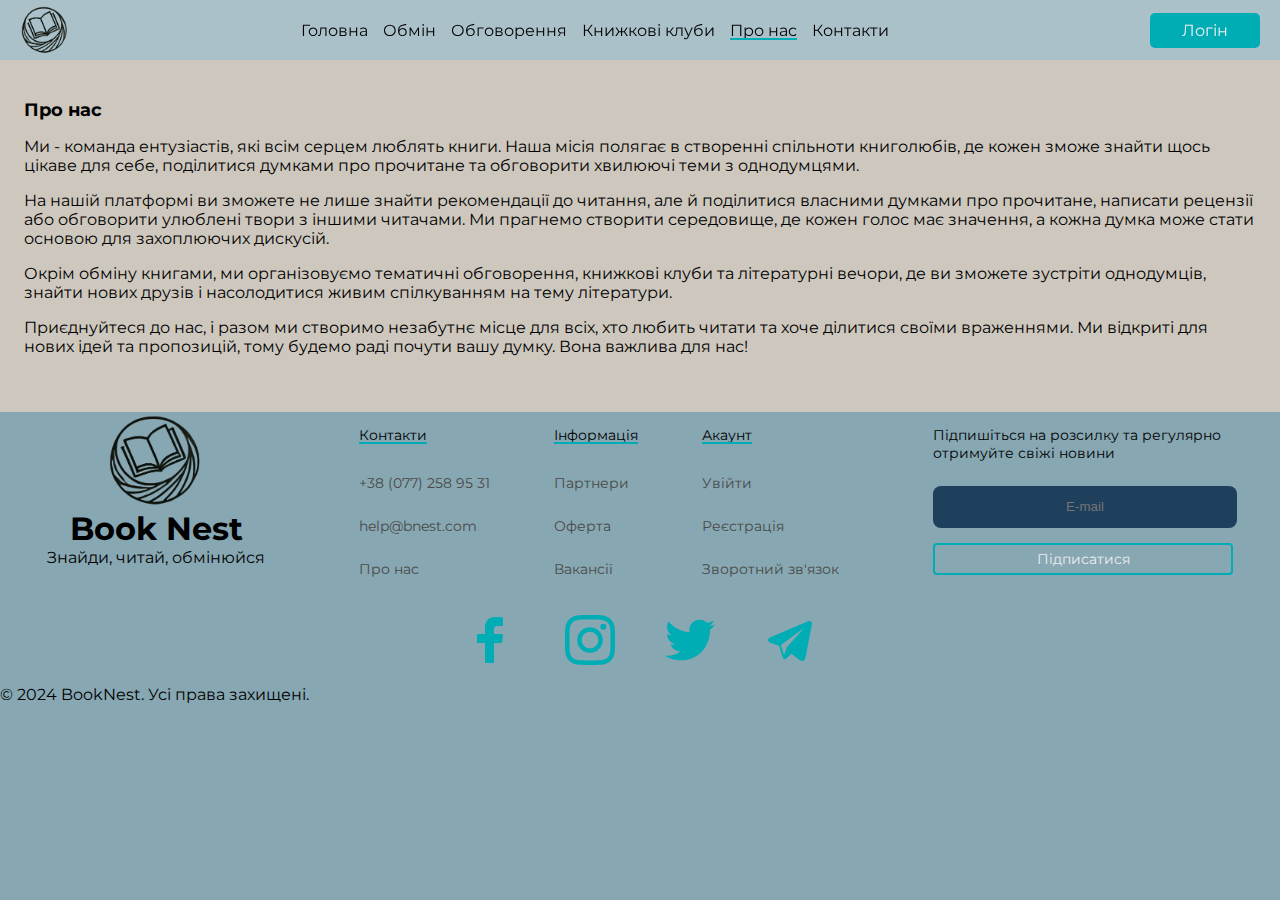
<file: about.html>
<!DOCTYPE html>
<html lang="uk">
	<head>
		<title>BookNest | Знайди, читай, обмінюйся</title>
		<link rel="stylesheet" href="styles/style.css">
		<meta charset="UTF-8">
		<meta name="viewport" content="width=device-width, initial-scale=1.0">
		<style>
			main {
				background-color: #cdc7be;
				padding: 24px 24px 40px;
				font-size: 16px;
			}

			.main_content {
				display: flex;
				justify-content: center;
			}
		</style>
	</head>
	<body>
		<header>
			<div class="container" id="header_container">
				<img src="img/bnlogo.png" alt="logo" width="50" height="50">
				<nav class="menu">
					<ul class="menu_list">
						<li class="menu_item">
							<a href="index.html" class="menu_link">Головна</a>
						</li>
						<li class="menu_item">
							<a href="exchange.html" class="menu_link">Обмін</a>
						</li>
						<li class="menu_item">
							<a href="discus.html" class="menu_link">Обговорення</a>
						</li>
						<li class="menu_item">
							<a href="clubs.html" class="menu_link">Книжкові клуби</a>
						</li>
						<li class="menu_item">
							<a href="about.html" class="curr_page">Про нас</a>
						</li>
						<li class="menu_item">
							<a href="#contact" class="menu_link">Контакти</a>
						</li>
					</ul>
				</nav>
				<div class="header-right">
					<div class="dropdown">
						<button class="dropdown_button">Меню</button>
						<div class="dropdown_content">
							<a href="index.html">Головна</a>
							<a href="exchange.html">Обмін</a>
							<a href="discus.html">Обговорення</a>
							<a href="clubs.html">Книжкові клуби</a>
							<a href="about.html">Про нас</a>
							<a href="#contacts">Контакти</a>
						</div>
					</div>
					<div id="login">
						<a href="/login" style="color: #EEEEEE;">Логін</a>
					</div>
				</div>
			</div>
		</header>
		<main>
			<div class="main_content">
				<article>
					<h2 style="font-size: 18px;">Про нас</h2>
					<p>Ми - команда ентузіастів, які всім серцем люблять книги. Наша місія полягає в створенні спільноти книголюбів, де кожен зможе знайти щось цікаве для себе, поділитися думками про прочитане та обговорити хвилюючі теми з однодумцями.</p>
					<p>На нашій платформі ви зможете не лише знайти рекомендації до читання, але й поділитися власними думками про прочитане, написати рецензії або обговорити улюблені твори з іншими читачами. Ми прагнемо створити середовище, де кожен голос має значення, а кожна думка може стати основою для захоплюючих дискусій.</p>
					<p>Окрім обміну книгами, ми організовуємо тематичні обговорення, книжкові клуби та літературні вечори, де ви зможете зустріти однодумців, знайти нових друзів і насолодитися живим спілкуванням на тему літератури.</p>
					<p>Приєднуйтеся до нас, і разом ми створимо незабутнє місце для всіх, хто любить читати та хоче ділитися своїми враженнями. Ми відкриті для нових ідей та пропозицій, тому будемо раді почути вашу думку. Вона важлива для нас!</p>
				</article>
			</div>
		</main>
		<footer>
			<section id="footer_main">
				<div id="footer_logo">
					<img src="img/bnlogo.png" alt="logo" width="100">
					<h1 style="margin: 0;">Book Nest</h1>
					<span>Знайди, читай, обмінюйся</span>
				</div>
				<div id="footer_info">
					<div>
						<p class="info_header">Контакти</p><br>
						<ul class="footer_list">
							<li class="footer_list_item">
								<span>+38 (077) 258 95 31</span>
							</li>
							<li class="footer_list_item">
								<span>help@bnest.com</span>
							</li>
							<li class="footer_list_item" style="margin: 0;">
								<a href="about.html" class="footer_link">Про нас</a>
							</li>
						</ul>
					</div>
					<div>
						<p class="info_header">Інформація</p><br>
						<ul class="footer_list">
							<li class="footer_list_item">
								<a href="#" class="footer_link">Партнери</a>
							</li>
							<li class="footer_list_item">
								<a href="#" class="footer_link">Оферта</a>
							</li>
							<li class="footer_list_item" style="margin: 0;">
								<a href="#" class="footer_link">Вакансії</a>
							</li>
						</ul>
					</div>
					<div>
						<p class="info_header">Акаунт</p><br>
						<ul class="footer_list">
							<li class="footer_list_item">
								<a href="#" class="footer_link">Увійти</a>
							</li>
							<li class="footer_list_item">
								<a href="#" class="footer_link">Реєстрація</a>
							</li>
							<li class="footer_list_item" style="margin: 0";>
								<a href="#" class="footer_link">Зворотний зв'язок</a>
							</li>
						</ul>
					</div>
				</div>
				<div id="subscribe">
					<p style="font-size: 14px;">Підпишіться на розсилку та регулярно отримуйте свіжі новини</p>
					<input id="footer_email" type="email" placeholder="E-mail"></input>
					<button class="_button">Підписатися</button>
				</div>
			</section>
			<section>
				<div id="social">
					<a href="#">
						<img src="img/facebook.svg" width="50">
					</a>
					<a href="#">
						<img src="img/instagram.svg" width="50">
					</a>
					<a href="#">
						<img src="img/twitter.svg" width="50">
					</a>
					<a href="#">
						<img src="img/telegram.svg" width="50">
					</a>
				</div>
			</section>
			<section>
				<p>&copy; 2024 BookNest. Усі права захищені.</p>
			</section>
		</footer>
	</body>
</html>
</file>
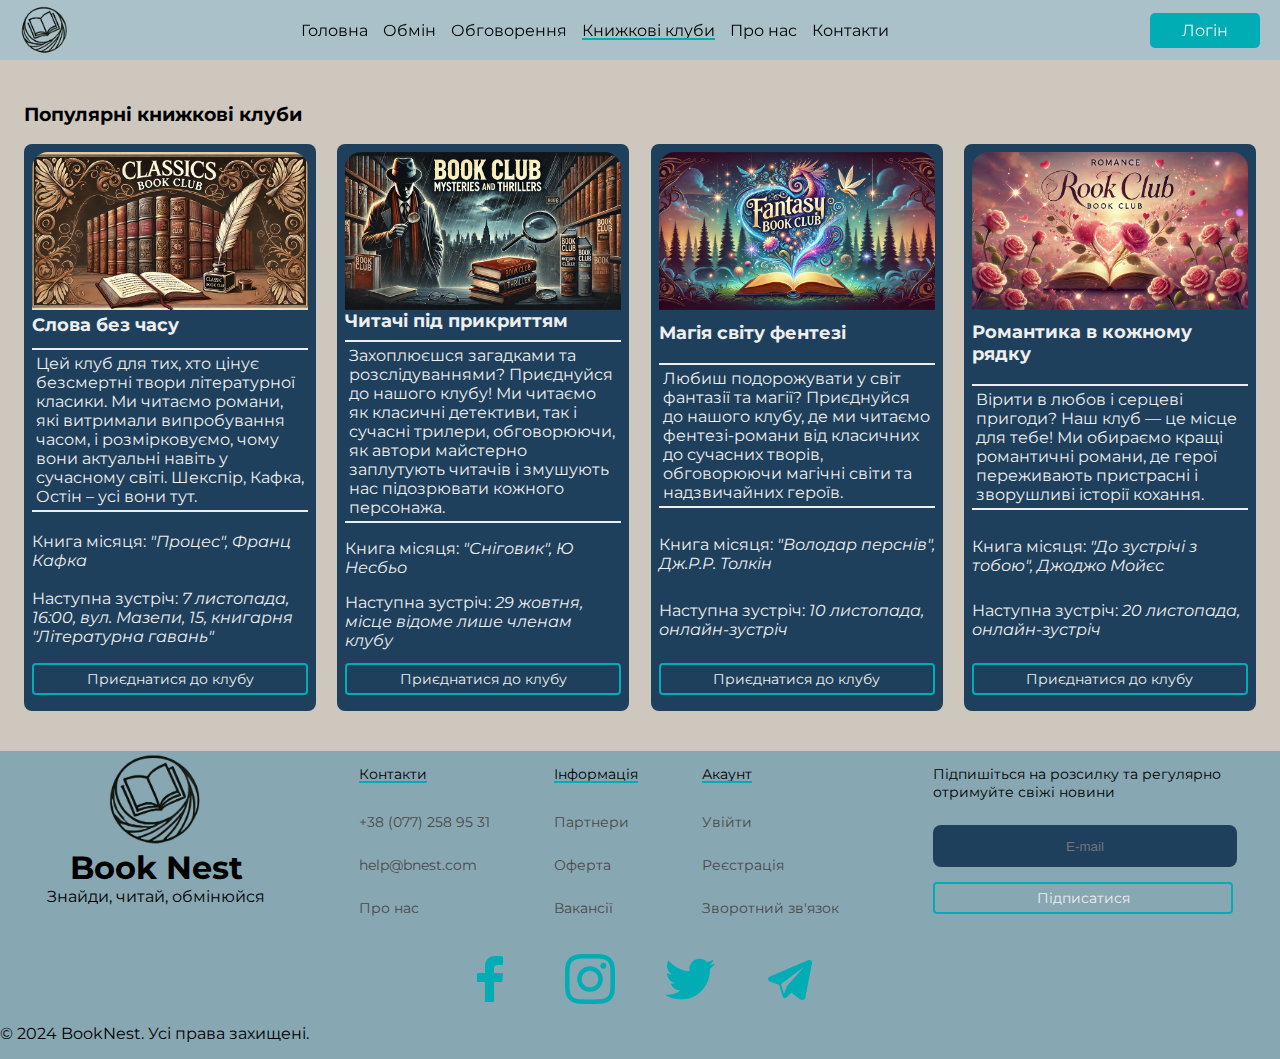
<file: clubs.html>
<!DOCTYPE html>
<html lang="uk">
	<head>
		<title>BookNest | Знайди, читай, обмінюйся</title>
		<link rel="stylesheet" href="styles/style.css">
		<link rel="stylesheet" href="styles/clubs.css">
		<meta charset="UTF-8">
		<meta name="viewport" content="width=device-width, initial-scale=1.0">
	</head>
	<body>
		<header>
			<div class="container" id="header_container">
				<img src="img/bnlogo.png" alt="logo" width="50" height="50">
				<nav class="menu">
					<ul class="menu_list">
						<li class="menu_item">
							<a href="index.html" class="menu_link">Головна</a>
						</li>
						<li class="menu_item">
							<a href="exchange.html" class="menu_link">Обмін</a>
						</li>
						<li class="menu_item">
							<a href="discus.html" class="menu_link">Обговорення</a>
						</li>
						<li class="menu_item">
							<a href="clubs.html" class="curr_page">Книжкові клуби</a>
						</li>
						<li class="menu_item">
							<a href="about.html" class="menu_link">Про нас</a>
						</li>
						<li class="menu_item">
							<a href="#contacts" class="menu_link">Контакти</a>
						</li>
					</ul>
				</nav>
				<div class="header-right">
					<div class="dropdown">
						<button class="dropdown_button">Меню</button>
						<div class="dropdown_content">
							<a href="index.html">Головна</a>
							<a href="exchange.html">Обмін</a>
							<a href="discus.html">Обговорення</a>
							<a href="clubs.html">Книжкові клуби</a>
							<a href="about.html">Про нас</a>
							<a href="#contacts">Контакти</a>
						</div>
					</div>
					<div id="login">
						<a href="/login" style="color: #EEEEEE;">Логін</a>
					</div>
				</div>
			</div>
		</header>
		<main>
			<h3>Популярні книжкові клуби</h3>
			<div class="main_content">
				<div class="clubs_box">
					<div class="club">
						<img src="img/banner_classic1.png" class="club_banner">
						<h4 style="margin: 0; font-size: 18px;">Слова без часу</h4>
						<div class="about_club">
							<p  style="margin: 0;">Цей клуб для тих, хто цінує безсмертні твори літературної класики. Ми читаємо романи, які витримали випробування часом, і розмірковуємо, чому вони актуальні навіть у сучасному світі. Шекспір, Кафка, Остін – усі вони тут.</p>
						</div>
						<p style="margin: 8px 0;">Книга місяця: <i>"Процес", Франц Кафка</i></p>
						<p style="margin: 8px 0;">Наступна зустріч: <i>7 листопада, 16:00, вул. Мазепи, 15, книгарня "Літературна гавань"</i></p>
						<button class="_button">
							<span class="button_text">Приєднатися до клубу</span>
						</button>
					</div>
					<div class="club">
						<img src="img/banner_detective.png" class="club_banner">
						<h4 style="margin: 0; font-size: 18px;">Читачі під прикриттям</h4>
						<div class="about_club">
							<p style="margin: 0;">Захоплюєшся загадками та розслідуваннями? Приєднуйся до нашого клубу! Ми читаємо як класичні детективи, так і сучасні трилери, обговорюючи, як автори майстерно заплутують читачів і змушують нас підозрювати кожного персонажа.</p>
						</div>
						<p style="margin: 8px 0;">Книга місяця: <i>"Сніговик", Ю Несбьо</i></p>
						<p style="margin: 8px 0;">Наступна зустріч: <i>29 жовтня, місце відоме лише членам клубу</i></p>
						<button class="_button">
							<span class="button_text">Приєднатися до клубу</span>
						</button>
					</div>
					<div class="club">
						<img src="img/banner_fantasy.png" class="club_banner">
						<h4 style="margin: 0; font-size: 18px;">Магія світу фентезі</h4>
						<div class="about_club">
							<p style="margin: 0;">Любиш подорожувати у світ фантазії та магії? Приєднуйся до нашого клубу, де ми читаємо фентезі-романи від класичних до сучасних творів, обговорюючи магічні світи та надзвичайних героїв.</p>
						</div>
						<p style="margin: 8px 0;">Книга місяця: <i>"Володар перснів", Дж.Р.Р. Толкін</i></p>
						<p style="margin: 8px 0;">Наступна зустріч: <i>10 листопада, онлайн-зустріч</i></p>
						<button class="_button">
							<span class="button_text">Приєднатися до клубу</span>
						</button>
					</div>
					<div class="club">
						<img src="img/banner_romantic.png" class="club_banner">
						<h4 style="margin: 0; font-size: 18px;">Романтика в кожному рядку</h4>
						<div class="about_club">
							<p style="margin: 0;">Вірити в любов і серцеві пригоди? Наш клуб — це місце для тебе! Ми обираємо кращі романтичні романи, де герої переживають пристрасні і зворушливі історії кохання.</p>
						</div>
						<p style="margin: 8px 0;">Книга місяця: <i>"До зустрічі з тобою", Джоджо Мойєс</i></p>
						<p style="margin: 8px 0;">Наступна зустріч: <i>20 листопада, онлайн-зустріч</i></p>
						<button class="_button">
							<span class="button_text">Приєднатися до клубу</span>
						</button>
					</div>
				</div>
			</div>
		</main>
		<footer>
			<section id="footer_main">
				<div id="footer_logo">
					<img src="img/bnlogo.png" alt="logo" width="100">
					<h1 style="margin: 0;">Book Nest</h1>
					<span>Знайди, читай, обмінюйся</span>
				</div>
				<div id="footer_info">
					<div>
						<p id="contacts" class="info_header">Контакти</p><br>
						<ul class="footer_list">
							<li class="footer_list_item">
								<span>+38 (077) 258 95 31</span>
							</li>
							<li class="footer_list_item">
								<span>help@bnest.com</span>
							</li>
							<li class="footer_list_item" style="margin: 0;">
								<a href="about.html" class="footer_link">Про нас</a>
							</li>
						</ul>
					</div>
					<div>
						<p class="info_header">Інформація</p><br>
						<ul class="footer_list">
							<li class="footer_list_item">
								<a href="#" class="footer_link">Партнери</a>
							</li>
							<li class="footer_list_item">
								<a href="#" class="footer_link">Оферта</a>
							</li>
							<li class="footer_list_item" style="margin: 0;">
								<a href="#" class="footer_link">Вакансії</a>
							</li>
						</ul>
					</div>
					<div>
						<p class="info_header">Акаунт</p><br>
						<ul class="footer_list">
							<li class="footer_list_item">
								<a href="#" class="footer_link">Увійти</a>
							</li>
							<li class="footer_list_item">
								<a href="#" class="footer_link">Реєстрація</a>
							</li>
							<li class="footer_list_item" style="margin: 0";>
								<a href="#" class="footer_link">Зворотний зв'язок</a>
							</li>
						</ul>
					</div>
				</div>
				<div id="subscribe">
					<p style="font-size: 14px;">Підпишіться на розсилку та регулярно отримуйте свіжі новини</p>
					<input id="footer_email" type="email" placeholder="E-mail"/>
					<button class="_button">Підписатися</button>
				</div>
			</section>
			<section>
				<div id="social">
					<a href="#">
						<img src="img/facebook.svg" width="50">
					</a>
					<a href="#">
						<img src="img/instagram.svg" width="50">
					</a>
					<a href="#">
						<img src="img/twitter.svg" width="50">
					</a>
					<a href="#">
						<img src="img/telegram.svg" width="50">
					</a>
				</div>
			</section>
			<section>
				<p>&copy; 2024 BookNest. Усі права захищені.</p>
			</section>
		</footer>
	</body>
</html>
</file>
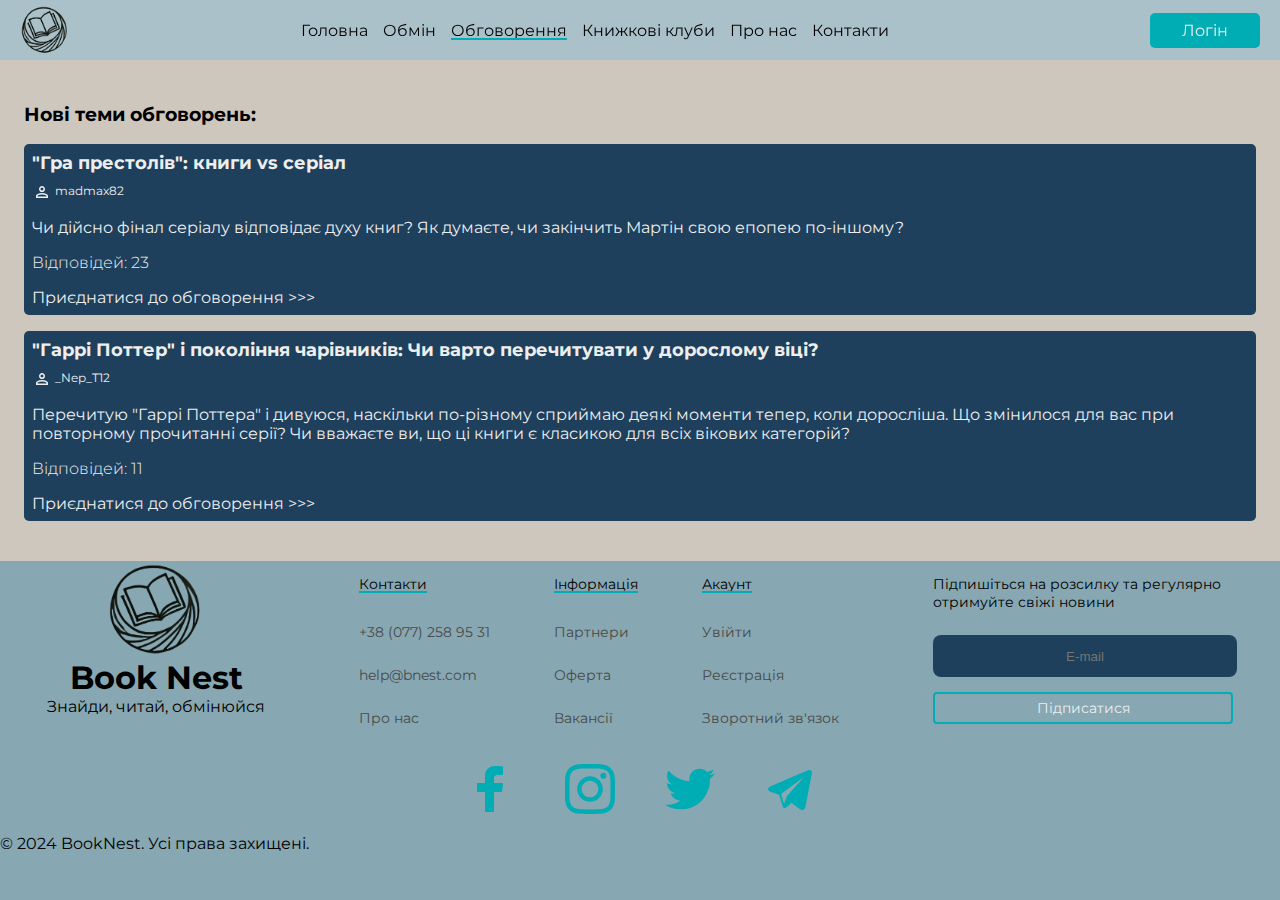
<file: discus.html>
<!DOCTYPE html>
<html lang="uk">
	<head>
		<title>BookNest | Знайди, читай, обмінюйся</title>
		<link rel="stylesheet" href="styles/style.css">
		<link rel="stylesheet" href="styles/discus.css">
		<meta charset="UTF-8">
		<meta name="viewport" content="width=device-width, initial-scale=1.0">
	</head>
	<body>
		<header>
			<div class="container" id="header_container">
				<img src="img/bnlogo.png" alt="logo" width="50" height="50">
				<nav class="menu">
					<ul class="menu_list">
						<li class="menu_item">
							<a href="index.html" class="menu_link">Головна</a>
						</li>
						<li class="menu_item">
							<a href="exchange.html" class="menu_link">Обмін</a>
						</li>
						<li class="menu_item">
							<a href="discus.html" class="curr_page">Обговорення</a>
						</li>
						<li class="menu_item">
							<a href="clubs.html" class="menu_link">Книжкові клуби</a>
						</li>
						<li class="menu_item">
							<a href="about.html" class="menu_link">Про нас</a>
						</li>
						<li class="menu_item">
							<a href="#contacts" class="menu_link">Контакти</a>
						</li>
					</ul>
				</nav>
				<div class="header-right">
					<div class="dropdown">
						<button class="dropdown_button">Меню</button>
						<div class="dropdown_content">
							<a href="index.html">Головна</a>
							<a href="exchange.html">Обмін</a>
							<a href="discus.html">Обговорення</a>
							<a href="clubs.html">Книжкові клуби</a>
							<a href="about.html">Про нас</a>
							<a href="#contacts">Контакти</a>
						</div>
					</div>
					<div id="login">
						<a href="/login" style="color: #EEEEEE;">Логін</a>
					</div>
				</div>
			</div>
		</header>
		<main>
			<h3>Нові теми обговорень:</h3>
			<div class="main_content">
				<div class="themes_box">
					<div class="discus_theme">
						<h4 class="theme_title">
							<a href="#" class="theme_title_link">"Гра престолів": книги vs серіал</a>
						</h4>
						<p class="theme_author">
							<img src="img/person.svg" style="vertical-align: middle;" alt="pers">
							<a href="#" class="theme_author_link">madmax82</a>
						</p>
						<p class="theme_text">Чи дійсно фінал серіалу відповідає духу книг? Як думаєте, чи закінчить Мартін свою епопею по-іншому?</p>
						<p class="answers_count">Відповідей: 23</p>
						<a href="#" class="join_discus">Приєднатися до обговорення >>></a>
					</div>
					<div class="discus_theme">
						<h4 class="theme_title">
							<a href="#" class="theme_title_link">"Гаррі Поттер" і покоління чарівників: Чи варто перечитувати у дорослому віці?</a>
						</h4>
						<p class="theme_author">
							<img src="img/person.svg" style="vertical-align: middle;" alt="pers">
							<a href="#" class="theme_author_link">_Nep_T12</a>
						</p>
						<p class="theme_text">Перечитую "Гаррі Поттера" і дивуюся, наскільки по-різному сприймаю деякі моменти тепер, коли доросліша. Що змінилося для вас при повторному прочитанні серії? Чи вважаєте ви, що ці книги є класикою для всіх вікових категорій?</p>
						<p class="answers_count">Відповідей: 11</p>
						<a href="#" class="join_discus">Приєднатися до обговорення >>></a>
					</div>
				</div>
			</div>
		</main>
		<footer>
			<section id="footer_main">
				<div id="footer_logo">
					<img src="img/bnlogo.png" alt="logo" width="100">
					<h1 style="margin: 0;">Book Nest</h1>
					<span>Знайди, читай, обмінюйся</span>
				</div>
				<div id="footer_info">
					<div>
						<p id="contacts" class="info_header">Контакти</p><br>
						<ul class="footer_list">
							<li class="footer_list_item">
								<span>+38 (077) 258 95 31</span>
							</li>
							<li class="footer_list_item">
								<span>help@bnest.com</span>
							</li>
							<li class="footer_list_item" style="margin: 0;">
								<a href="about.html" class="footer_link">Про нас</a>
							</li>
						</ul>
					</div>
					<div>
						<p class="info_header">Інформація</p><br>
						<ul class="footer_list">
							<li class="footer_list_item">
								<a href="#" class="footer_link">Партнери</a>
							</li>
							<li class="footer_list_item">
								<a href="#" class="footer_link">Оферта</a>
							</li>
							<li class="footer_list_item" style="margin: 0;">
								<a href="#" class="footer_link">Вакансії</a>
							</li>
						</ul>
					</div>
					<div>
						<p class="info_header">Акаунт</p><br>
						<ul class="footer_list">
							<li class="footer_list_item">
								<a href="#" class="footer_link">Увійти</a>
							</li>
							<li class="footer_list_item">
								<a href="#" class="footer_link">Реєстрація</a>
							</li>
							<li class="footer_list_item" style="margin: 0";>
								<a href="#" class="footer_link">Зворотний зв'язок</a>
							</li>
						</ul>
					</div>
				</div>
				<div id="subscribe">
					<p style="font-size: 14px;">Підпишіться на розсилку та регулярно отримуйте свіжі новини</p>
					<input id="footer_email" type="email" placeholder="E-mail"></input>
					<button class="_button">Підписатися</button>
				</div>
			</section>
			<section>
				<div id="social">
					<a href="#">
						<img src="img/facebook.svg" width="50">
					</a>
					<a href="#">
						<img src="img/instagram.svg" width="50">
					</a>
					<a href="#">
						<img src="img/twitter.svg" width="50">
					</a>
					<a href="#">
						<img src="img/telegram.svg" width="50">
					</a>
				</div>
			</section>
			<section>
				<p>&copy; 2024 BookNest. Усі права захищені.</p>
			</section>
		</footer>
	</body>
</html>
</file>
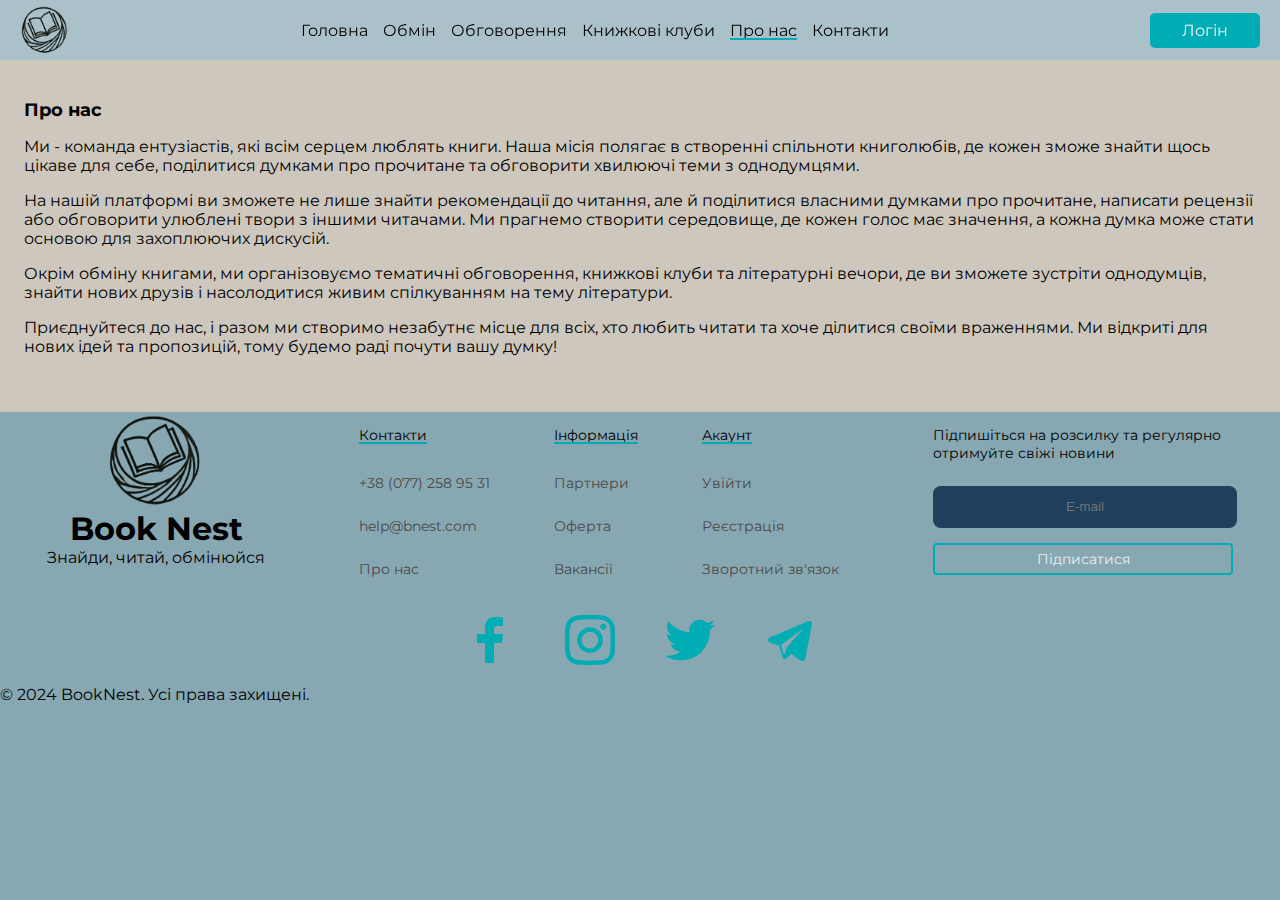
<file: pages/about.html>
<!DOCTYPE html>
<html lang="uk">
	<head>
		<title>BookNest | Знайди, читай, обмінюйся</title>
		<link rel="stylesheet" href="../styles/style.css">
		<meta charset="UTF-8">
		<meta name="viewport" content="width=device-width, initial-scale=1.0">
		<style>
			main {
				background-color: #cdc7be;
				padding: 24px 24px 40px;
				font-size: 16px;
			}
		</style>
	</head>
	<body>
		<header>
			<div class="container" id="header_container">
				<img src="../img/bnlogo.png" alt="logo" width="50" height="50">
				<nav class="menu">
					<ul class="menu_list">
						<li class="menu_item">
							<a href="index.html" class="menu_link">Головна</a>
						</li>
						<li class="menu_item">
							<a href="exchange.html" class="menu_link">Обмін</a>
						</li>
						<li class="menu_item">
							<a href="discus.html" class="menu_link">Обговорення</a>
						</li>
						<li class="menu_item">
							<a href="clubs.html" class="menu_link">Книжкові клуби</a>
						</li>
						<li class="menu_item">
							<a href="about.html" class="curr_page">Про нас</a>
						</li>
						<li class="menu_item">
							<a href="#contact" class="menu_link">Контакти</a>
						</li>
					</ul>
				</nav>
				<div class="header-right">
					<div class="dropdown">
						<button class="dropdown_button">Меню</button>
						<div class="dropdown_content">
							<a href="index.html">Головна</a>
							<a href="exchange.html">Обмін</a>
							<a href="discus.html">Обговорення</a>
							<a href="clubs.html">Книжкові клуби</a>
							<a href="about.html">Про нас</a>
							<a href="#contacts">Контакти</a>
						</div>
					</div>
					<div id="login">
						<a href="/login" style="color: #EEEEEE;">Логін</a>
					</div>
				</div>
			</div>
		</header>
		<main>
			<article>
				<h2 style="font-size: 18px;">Про нас</h2>
				<p>Ми - команда ентузіастів, які всім серцем люблять книги. Наша місія полягає в створенні спільноти книголюбів, де кожен зможе знайти щось цікаве для себе, поділитися думками про прочитане та обговорити хвилюючі теми з однодумцями.</p>
				<p>На нашій платформі ви зможете не лише знайти рекомендації до читання, але й поділитися власними думками про прочитане, написати рецензії або обговорити улюблені твори з іншими читачами. Ми прагнемо створити середовище, де кожен голос має значення, а кожна думка може стати основою для захоплюючих дискусій.</p>
				<p>Окрім обміну книгами, ми організовуємо тематичні обговорення, книжкові клуби та літературні вечори, де ви зможете зустріти однодумців, знайти нових друзів і насолодитися живим спілкуванням на тему літератури.</p>
				<p>Приєднуйтеся до нас, і разом ми створимо незабутнє місце для всіх, хто любить читати та хоче ділитися своїми враженнями. Ми відкриті для нових ідей та пропозицій, тому будемо раді почути вашу думку!</p>
			</article>
		</main>
		<footer>
			<section id="footer_main">
				<div id="footer_logo">
					<img src="../img/bnlogo.png" alt="logo" width="100">
					<h1 style="margin: 0;">Book Nest</h1>
					<span>Знайди, читай, обмінюйся</span>
				</div>
				<div id="footer_info">
					<div>
						<p class="info_header">Контакти</p><br>
						<ul class="footer_list">
							<li class="footer_list_item">
								<span>+38 (077) 258 95 31</span>
							</li>
							<li class="footer_list_item">
								<span>help@bnest.com</span>
							</li>
							<li class="footer_list_item" style="margin: 0;">
								<a href="about.html" class="footer_link">Про нас</a>
							</li>
						</ul>
					</div>
					<div>
						<p class="info_header">Інформація</p><br>
						<ul class="footer_list">
							<li class="footer_list_item">
								<a href="#" class="footer_link">Партнери</a>
							</li>
							<li class="footer_list_item">
								<a href="#" class="footer_link">Оферта</a>
							</li>
							<li class="footer_list_item" style="margin: 0;">
								<a href="#" class="footer_link">Вакансії</a>
							</li>
						</ul>
					</div>
					<div>
						<p class="info_header">Акаунт</p><br>
						<ul class="footer_list">
							<li class="footer_list_item">
								<a href="#" class="footer_link">Увійти</a>
							</li>
							<li class="footer_list_item">
								<a href="#" class="footer_link">Реєстрація</a>
							</li>
							<li class="footer_list_item" style="margin: 0";>
								<a href="#" class="footer_link">Зворотний зв'язок</a>
							</li>
						</ul>
					</div>
				</div>
				<div id="subscribe">
					<p style="font-size: 14px;">Підпишіться на розсилку та регулярно отримуйте свіжі новини</p>
					<input id="footer_email" type="email" placeholder="E-mail"></input>
					<button class="_button">Підписатися</button>
				</div>
			</section>
			<section>
				<div id="social">
					<a href="#">
						<img src="../img/facebook.svg" width="50">
					</a>
					<a href="#">
						<img src="../img/instagram.svg" width="50">
					</a>
					<a href="#">
						<img src="../img/twitter.svg" width="50">
					</a>
					<a href="#">
						<img src="../img/telegram.svg" width="50">
					</a>
				</div>
			</section>
			<section>
				<p>&copy; 2024 BookNest. Усі права захищені.</p>
			</section>
		</footer>
	</body>
</html>
</file>
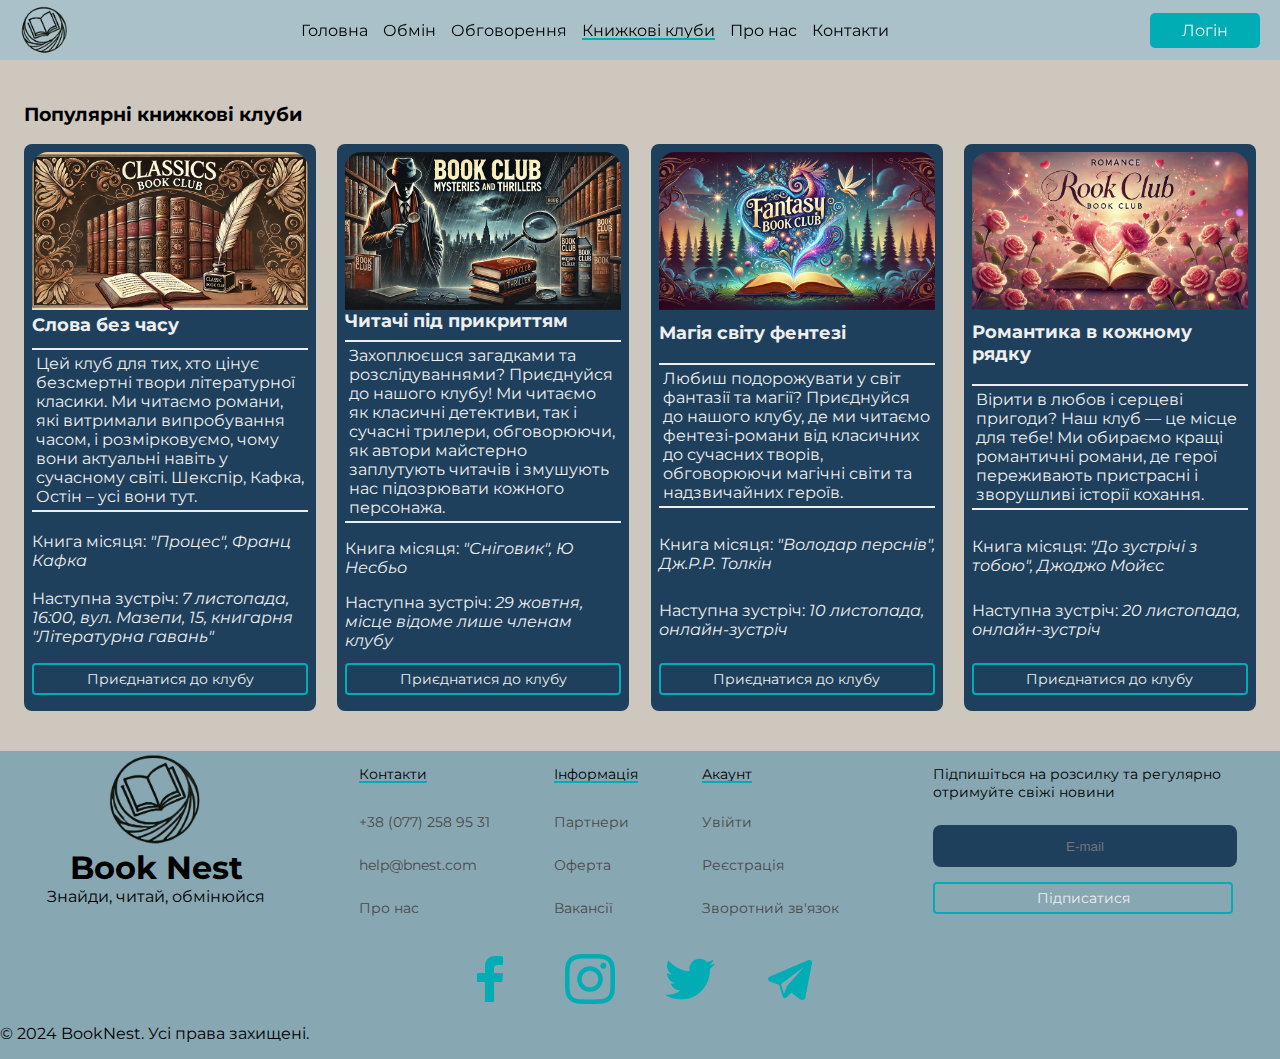
<file: pages/clubs.html>
<!DOCTYPE html>
<html lang="uk">
	<head>
		<title>BookNest | Знайди, читай, обмінюйся</title>
		<link rel="stylesheet" href="../styles/style.css">
		<link rel="stylesheet" href="../styles/clubs.css">
		<meta charset="UTF-8">
		<meta name="viewport" content="width=device-width, initial-scale=1.0">
	</head>
	<body>
		<header>
			<div class="container" id="header_container">
				<img src="../img/bnlogo.png" alt="logo" width="50" height="50">
				<nav class="menu">
					<ul class="menu_list">
						<li class="menu_item">
							<a href="index.html" class="menu_link">Головна</a>
						</li>
						<li class="menu_item">
							<a href="exchange.html" class="menu_link">Обмін</a>
						</li>
						<li class="menu_item">
							<a href="discus.html" class="menu_link">Обговорення</a>
						</li>
						<li class="menu_item">
							<a href="clubs.html" class="curr_page">Книжкові клуби</a>
						</li>
						<li class="menu_item">
							<a href="about.html" class="menu_link">Про нас</a>
						</li>
						<li class="menu_item">
							<a href="#contacts" class="menu_link">Контакти</a>
						</li>
					</ul>
				</nav>
				<div class="header-right">
					<div class="dropdown">
						<button class="dropdown_button">Меню</button>
						<div class="dropdown_content">
							<a href="index.html">Головна</a>
							<a href="exchange.html">Обмін</a>
							<a href="discus.html">Обговорення</a>
							<a href="clubs.html">Книжкові клуби</a>
							<a href="about.html">Про нас</a>
							<a href="#contacts">Контакти</a>
						</div>
					</div>
					<div id="login">
						<a href="/login" style="color: #EEEEEE;">Логін</a>
					</div>
				</div>
			</div>
		</header>
		<main>
			<h3>Популярні книжкові клуби</h3>
			<div class="main_content">
				<div class="clubs_box">
					<div class="club">
						<img src="../img/banner_classic1.png" class="club_banner">
						<h4 style="margin: 0; font-size: 18px;">Слова без часу</h4>
						<div class="about_club">
							<p  style="margin: 0;">Цей клуб для тих, хто цінує безсмертні твори літературної класики. Ми читаємо романи, які витримали випробування часом, і розмірковуємо, чому вони актуальні навіть у сучасному світі. Шекспір, Кафка, Остін – усі вони тут.</p>
						</div>
						<p style="margin: 8px 0;">Книга місяця: <i>"Процес", Франц Кафка</i></p>
						<p style="margin: 8px 0;">Наступна зустріч: <i>7 листопада, 16:00, вул. Мазепи, 15, книгарня "Літературна гавань"</i></p>
						<button class="_button">
							<span class="button_text">Приєднатися до клубу</span>
						</button>
					</div>
					<div class="club">
						<img src="../img/banner_detective.png" class="club_banner">
						<h4 style="margin: 0; font-size: 18px;">Читачі під прикриттям</h4>
						<div class="about_club">
							<p style="margin: 0;">Захоплюєшся загадками та розслідуваннями? Приєднуйся до нашого клубу! Ми читаємо як класичні детективи, так і сучасні трилери, обговорюючи, як автори майстерно заплутують читачів і змушують нас підозрювати кожного персонажа.</p>
						</div>
						<p style="margin: 8px 0;">Книга місяця: <i>"Сніговик", Ю Несбьо</i></p>
						<p style="margin: 8px 0;">Наступна зустріч: <i>29 жовтня, місце відоме лише членам клубу</i></p>
						<button class="_button">
							<span class="button_text">Приєднатися до клубу</span>
						</button>
					</div>
					<div class="club">
						<img src="../img/banner_fantasy.png" class="club_banner">
						<h4 style="margin: 0; font-size: 18px;">Магія світу фентезі</h4>
						<div class="about_club">
							<p style="margin: 0;">Любиш подорожувати у світ фантазії та магії? Приєднуйся до нашого клубу, де ми читаємо фентезі-романи від класичних до сучасних творів, обговорюючи магічні світи та надзвичайних героїв.</p>
						</div>
						<p style="margin: 8px 0;">Книга місяця: <i>"Володар перснів", Дж.Р.Р. Толкін</i></p>
						<p style="margin: 8px 0;">Наступна зустріч: <i>10 листопада, онлайн-зустріч</i></p>
						<button class="_button">
							<span class="button_text">Приєднатися до клубу</span>
						</button>
					</div>
					<div class="club">
						<img src="../img/banner_romantic.png" class="club_banner">
						<h4 style="margin: 0; font-size: 18px;">Романтика в кожному рядку</h4>
						<div class="about_club">
							<p style="margin: 0;">Вірити в любов і серцеві пригоди? Наш клуб — це місце для тебе! Ми обираємо кращі романтичні романи, де герої переживають пристрасні і зворушливі історії кохання.</p>
						</div>
						<p style="margin: 8px 0;">Книга місяця: <i>"До зустрічі з тобою", Джоджо Мойєс</i></p>
						<p style="margin: 8px 0;">Наступна зустріч: <i>20 листопада, онлайн-зустріч</i></p>
						<button class="_button">
							<span class="button_text">Приєднатися до клубу</span>
						</button>
					</div>
				</div>
			</div>
		</main>
		<footer>
			<section id="footer_main">
				<div id="footer_logo">
					<img src="../img/bnlogo.png" alt="logo" width="100">
					<h1 style="margin: 0;">Book Nest</h1>
					<span>Знайди, читай, обмінюйся</span>
				</div>
				<div id="footer_info">
					<div>
						<p id="contacts" class="info_header">Контакти</p><br>
						<ul class="footer_list">
							<li class="footer_list_item">
								<span>+38 (077) 258 95 31</span>
							</li>
							<li class="footer_list_item">
								<span>help@bnest.com</span>
							</li>
							<li class="footer_list_item" style="margin: 0;">
								<a href="about.html" class="footer_link">Про нас</a>
							</li>
						</ul>
					</div>
					<div>
						<p class="info_header">Інформація</p><br>
						<ul class="footer_list">
							<li class="footer_list_item">
								<a href="#" class="footer_link">Партнери</a>
							</li>
							<li class="footer_list_item">
								<a href="#" class="footer_link">Оферта</a>
							</li>
							<li class="footer_list_item" style="margin: 0;">
								<a href="#" class="footer_link">Вакансії</a>
							</li>
						</ul>
					</div>
					<div>
						<p class="info_header">Акаунт</p><br>
						<ul class="footer_list">
							<li class="footer_list_item">
								<a href="#" class="footer_link">Увійти</a>
							</li>
							<li class="footer_list_item">
								<a href="#" class="footer_link">Реєстрація</a>
							</li>
							<li class="footer_list_item" style="margin: 0";>
								<a href="#" class="footer_link">Зворотний зв'язок</a>
							</li>
						</ul>
					</div>
				</div>
				<div id="subscribe">
					<p style="font-size: 14px;">Підпишіться на розсилку та регулярно отримуйте свіжі новини</p>
					<input id="footer_email" type="email" placeholder="E-mail"/>
					<button class="_button">Підписатися</button>
				</div>
			</section>
			<section>
				<div id="social">
					<a href="#">
						<img src="../img/facebook.svg" width="50">
					</a>
					<a href="#">
						<img src="../img/instagram.svg" width="50">
					</a>
					<a href="#">
						<img src="../img/twitter.svg" width="50">
					</a>
					<a href="#">
						<img src="../img/telegram.svg" width="50">
					</a>
				</div>
			</section>
			<section>
				<p>&copy; 2024 BookNest. Усі права захищені.</p>
			</section>
		</footer>
	</body>
</html>
</file>
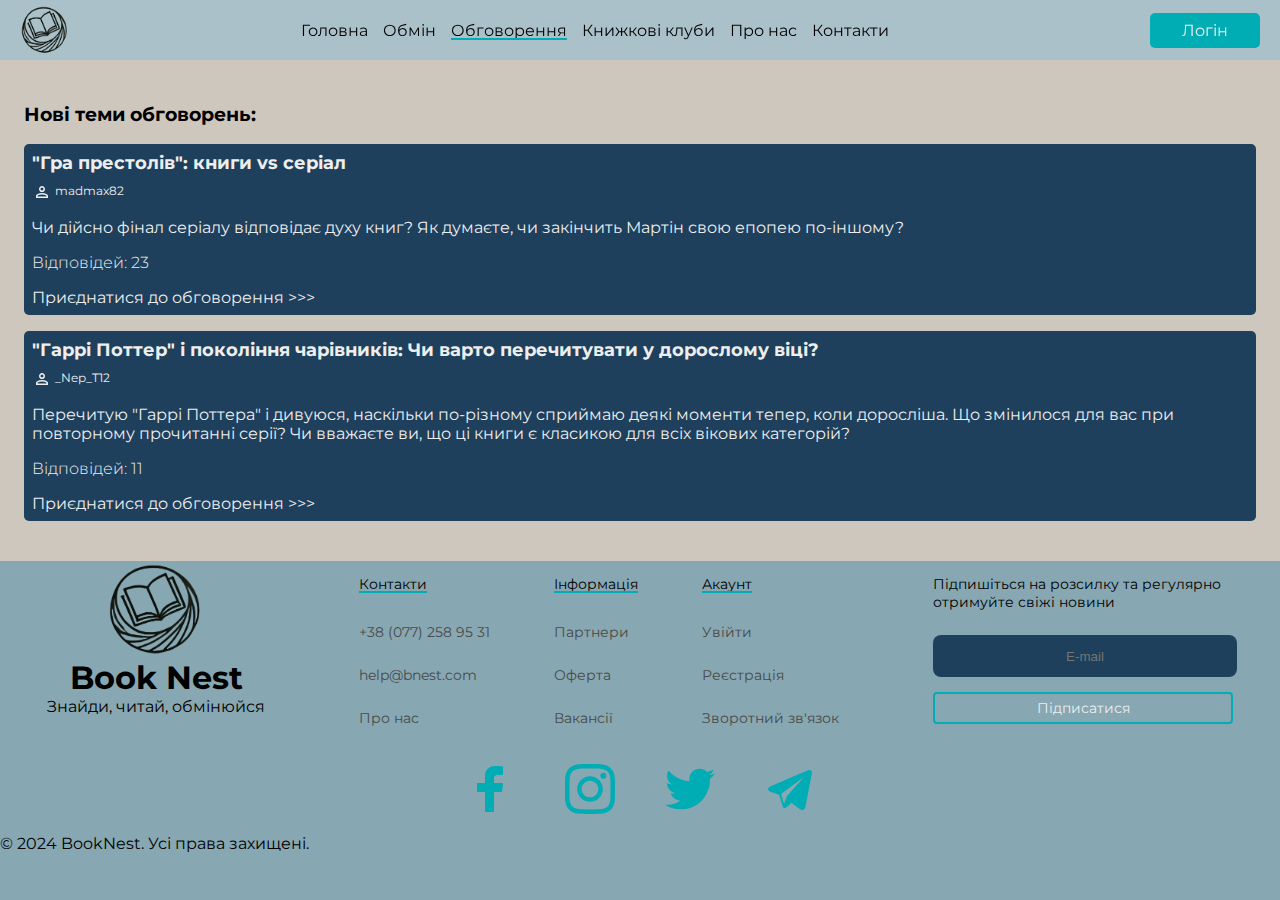
<file: pages/discus.html>
<!DOCTYPE html>
<html lang="uk">
	<head>
		<title>BookNest | Знайди, читай, обмінюйся</title>
		<link rel="stylesheet" href="../styles/style.css">
		<link rel="stylesheet" href="../styles/discus.css">
		<meta charset="UTF-8">
		<meta name="viewport" content="width=device-width, initial-scale=1.0">
	</head>
	<body>
		<header>
			<div class="container" id="header_container">
				<img src="../img/bnlogo.png" alt="logo" width="50" height="50">
				<nav class="menu">
					<ul class="menu_list">
						<li class="menu_item">
							<a href="index.html" class="menu_link">Головна</a>
						</li>
						<li class="menu_item">
							<a href="exchange.html" class="menu_link">Обмін</a>
						</li>
						<li class="menu_item">
							<a href="discus.html" class="curr_page">Обговорення</a>
						</li>
						<li class="menu_item">
							<a href="clubs.html" class="menu_link">Книжкові клуби</a>
						</li>
						<li class="menu_item">
							<a href="about.html" class="menu_link">Про нас</a>
						</li>
						<li class="menu_item">
							<a href="#contacts" class="menu_link">Контакти</a>
						</li>
					</ul>
				</nav>
				<div class="header-right">
					<div class="dropdown">
						<button class="dropdown_button">Меню</button>
						<div class="dropdown_content">
							<a href="index.html">Головна</a>
							<a href="exchange.html">Обмін</a>
							<a href="discus.html">Обговорення</a>
							<a href="clubs.html">Книжкові клуби</a>
							<a href="about.html">Про нас</a>
							<a href="#contacts">Контакти</a>
						</div>
					</div>
					<div id="login">
						<a href="/login" style="color: #EEEEEE;">Логін</a>
					</div>
				</div>
			</div>
		</header>
		<main>
			<h3>Нові теми обговорень:</h3>
			<div class="themes_box">
				<div class="discus_theme">
					<h4 class="theme_title">
						<a href="#" class="theme_title_link">"Гра престолів": книги vs серіал</a>
					</h4>
					<p class="theme_author">
						<img src="../img/person.svg" style="vertical-align: middle;" alt="pers">
						<a href="#" class="theme_author_link">madmax82</a>
					</p>
					<p class="theme_text">Чи дійсно фінал серіалу відповідає духу книг? Як думаєте, чи закінчить Мартін свою епопею по-іншому?</p>
					<p class="answers_count">Відповідей: 23</p>
					<a href="#" class="join_discus">Приєднатися до обговорення >>></a>
				</div>
				<div class="discus_theme">
					<h4 class="theme_title">
						<a href="#" class="theme_title_link">"Гаррі Поттер" і покоління чарівників: Чи варто перечитувати у дорослому віці?</a>
					</h4>
					<p class="theme_author">
						<img src="../img/person.svg" style="vertical-align: middle;" alt="pers">
						<a href="#" class="theme_author_link">_Nep_T12</a>
					</p>
					<p class="theme_text">Перечитую "Гаррі Поттера" і дивуюся, наскільки по-різному сприймаю деякі моменти тепер, коли доросліша. Що змінилося для вас при повторному прочитанні серії? Чи вважаєте ви, що ці книги є класикою для всіх вікових категорій?</p>
					<p class="answers_count">Відповідей: 11</p>
					<a href="#" class="join_discus">Приєднатися до обговорення >>></a>
				</div>
			</div>
		</main>
		<footer>
			<section id="footer_main">
				<div id="footer_logo">
					<img src="../img/bnlogo.png" alt="logo" width="100">
					<h1 style="margin: 0;">Book Nest</h1>
					<span>Знайди, читай, обмінюйся</span>
				</div>
				<div id="footer_info">
					<div>
						<p id="contacts" class="info_header">Контакти</p><br>
						<ul class="footer_list">
							<li class="footer_list_item">
								<span>+38 (077) 258 95 31</span>
							</li>
							<li class="footer_list_item">
								<span>help@bnest.com</span>
							</li>
							<li class="footer_list_item" style="margin: 0;">
								<a href="about.html" class="footer_link">Про нас</a>
							</li>
						</ul>
					</div>
					<div>
						<p class="info_header">Інформація</p><br>
						<ul class="footer_list">
							<li class="footer_list_item">
								<a href="#" class="footer_link">Партнери</a>
							</li>
							<li class="footer_list_item">
								<a href="#" class="footer_link">Оферта</a>
							</li>
							<li class="footer_list_item" style="margin: 0;">
								<a href="#" class="footer_link">Вакансії</a>
							</li>
						</ul>
					</div>
					<div>
						<p class="info_header">Акаунт</p><br>
						<ul class="footer_list">
							<li class="footer_list_item">
								<a href="#" class="footer_link">Увійти</a>
							</li>
							<li class="footer_list_item">
								<a href="#" class="footer_link">Реєстрація</a>
							</li>
							<li class="footer_list_item" style="margin: 0";>
								<a href="#" class="footer_link">Зворотний зв'язок</a>
							</li>
						</ul>
					</div>
				</div>
				<div id="subscribe">
					<p style="font-size: 14px;">Підпишіться на розсилку та регулярно отримуйте свіжі новини</p>
					<input id="footer_email" type="email" placeholder="E-mail"></input>
					<button class="_button">Підписатися</button>
				</div>
			</section>
			<section>
				<div id="social">
					<a href="#">
						<img src="../img/facebook.svg" width="50">
					</a>
					<a href="#">
						<img src="../img/instagram.svg" width="50">
					</a>
					<a href="#">
						<img src="../img/twitter.svg" width="50">
					</a>
					<a href="#">
						<img src="../img/telegram.svg" width="50">
					</a>
				</div>
			</section>
			<section>
				<p>&copy; 2024 BookNest. Усі права захищені.</p>
			</section>
		</footer>
	</body>
</html>
</file>
<file: styles/style.css>
@import url('https://fonts.googleapis.com/css2?family=Montserrat:ital,wght@0,100..900;1,100..900&display=swap');

body {
	min-height: 100%;
	margin: 0;
	font-family: 'Montserrat', sans-serif;
	font-size: 16px;
	background-color: #87a7b3;
}

header {
	position: sticky;
	top: 0;
	z-index: 3;
}

#header_container {
	display: flex;
	justify-content: space-between;
	align-items: center;
	height: 60px;
	background-color: rgba(255, 255, 255, 0.3);
    backdrop-filter: blur(10px);
	padding: 0 20px;
}

.menu {
	display: flex;
	justify-content: space-between;
	font-family: Montserrat, serif;
	font-size: 16px;
}

.menu_item {
	margin-right: 15px;
}

.menu_link, .curr_page {
	display: inline-block;
	position: relative;
	text-decoration: none;
	color: inherit;
}

.menu_link::after {
	position: absolute;
	content: "";
	height: 2px;
	background-color: #00ADB5;
	bottom: 0;
	left: 50%;
	width: 0;
	transition: all 0.4s;
}

.menu_link:hover::after {
	left: 0;
	width: 100%;
}

.menu_list {
	list-style-type: none;
	padding: 0;
	margin: 0;
	display: flex;
}

.curr_page::after, .info_header::after {
	position: absolute;
	content: "";
	height: 2px;
	background-color: #00ADB5;
	bottom: 0;
	left: 0;
	width: 100%;
}

#login {
	display: inline-block;
	padding: 8px 32px;
	background-color: #00ADB5;
	color: #EEEEEE;
	border-radius: 5px;
}

#login a {
	text-decoration: none;
}

.logo {
    margin-right: auto;
}

.header-right {
    display: flex;
    align-items: center;
}

.dropdown {
    position: relative;
    display: inline-block;
	margin-right: 15px;
}

.dropdown_button {
    background-color: #00ADB5;
    color: #EEEEEE;
    padding: 8px 16px;
    border: none;
    border-radius: 5px;
    cursor: pointer;
    font-size: 16px;
	display: none;
}

.dropdown_content {
    display: none;
    position: absolute;
    background-color: #ffffff;
    box-shadow: 0 8px 16px rgba(0, 0, 0, 0.2);
    z-index: 1;
}

.dropdown_content a {
    color: black;
    padding: 12px 16px;
    text-decoration: none;
    display: block;
}

.dropdown_content a:hover {
    background-color: #f1f1f1;
}

.dropdown:hover .dropdown_content {
    display: block;
}

footer {
	background-color: #87a7b3;
}

#footer_main {
	display: flex;
	flex-direction: row;
	justify-content: space-around;
	align-items: stretch;
	margin: 0 0 32px;
}

#footer_logo {
	display: flex;
	flex-direction: column;
	align-items: center;
}

#footer_info {
	font-size: 14px;
	display: flex;
	flex-direction: row;
	gap: 64px;
}

#subscribe {
	width: 300px;
	display: flex;
	flex-direction: column;
	align-items: flex-start;
}

.footer_list {
	list-style: none;
	padding: 0;
	margin: 0;
	display: inline-block;
}

.info_header {
	display: inline-block;
	position: relative;
	margin: 14px 0 30px;
}

.footer_list_item {
	margin-bottom: 25px;
	color: #4a4946;
}

.footer_link {
	text-decoration: none;
	color: inherit;
}

.footer_link:hover {
	text-decoration: underline;
}

#footer_email {
	width: 100%;
	height: 40px;
	border-radius: 8px;
	text-align: center;
	margin: 10px 0;
	background-color: #1e405c;
	color: #EEEEEE;
	border: none;
}

._button {
	cursor: pointer;
	position: relative;
	width: 100%;
	height: 32px;
	margin-top: 5px;
	margin-bottom: 8px;
	border-radius: 4px;
	text-align: center;
	font-family: 'Montserrat', sans-serif;
	font-size: 14px;
	color: #EEEEEE;
	background-color: inherit;
	border: 2px solid #00ADB5;
	transition-duration: 0.4s;
	overflow: hidden;
}

._button:hover {
	background-color: #00ADB5;
}

._button:after {
	content: "";
	background: #f1f1f1;
	display: block;
	position: absolute;
	padding-top: 300%;
	padding-left: 350%;
	margin-left: -20px !important;
	margin-top: -120%;
	opacity: 0;
	transition: all 0.8s
}

._button:active:after {
	padding: 0;
	margin: 0;
	opacity: 1;
	transition: 0s
}

#social {
	display: flex;
	justify-content: center;
	gap: 50px;
}

@media screen and (max-width: 960px) {
	#header_container {
		flex-direction: row;
	}

	.menu_list {
		display: flex;
		flex-direction: row;
		align-items: center;
	}
}

@media screen and (max-width: 768px) {
    .menu {
        display: none;
    }

    .dropdown_button {
        display: inline-block;
    }

    #login {
        text-align: center;
    }

	#footer_main {
		display: flex;
		flex-direction: column;
		align-items: center;
	}

	#footer_info {
		flex-direction: column;
		align-items: center;
		text-align: center;
	}
}
</file>
<file: styles/clubs.css>
main {
	background-color: #cdc7be;
	padding: 24px 24px 40px;
}

.main_content {
	display: flex;
	justify-content: center;
}

.clubs_box {
	display: flex;
	flex-direction: row;
	align-items: stretch;
	justify-content: space-between;
	gap: 16px;
	flex-wrap: wrap;
	max-width: 1600px;
}

.club {
	background-color: #1e405c;
	color: #EEEEEE;
	font-size: 16px;
	border-radius: 8px;
	padding: 8px;
	width: calc(25% - 16px);
	height: auto;
	box-sizing: border-box;
	display: flex;
	flex-direction: column;
	justify-content: space-between;
}

.club_banner {
    width: 100%;
	border-top-left-radius: 16px;
	border-top-right-radius: 16px;
}

.about_club {
	border-top: 2px solid #EEEEEE;
	border-bottom: 2px solid #EEEEEE;
	padding: 4px;
	margin: 8px 0;
}

.button_text {
	font-family: 'Montserrat', sans-serif;
	font-size: 14px;
	color: #EEEEEE;
}

@media screen and (max-width: 960px) {
	.club {
		width: calc(50% - 24px);
	}
}

@media screen and (max-width: 768px) {
	.club {
		width: 100%;
	}
}
</file>
<file: styles/discus.css>
main {
	background-color: #cdc7be;
	padding: 24px 24px 40px;
}

.main_content {
	display: flex;
	justify-content: center;
}

.themes_box {
	display: flex;
	flex-direction: column;
	gap: 16px;
}

.discus_theme {
	background-color: #1e405c;
	color: #EEEEEE;
	font-size: 16px;
	border-radius: 5px;
	padding: 8px;
	width: 100%;
	height: auto;
	box-sizing: border-box;
	transition: transform 0.5s ease, box-shadow 0.4s ease;
}

.discus_theme:hover {
	transform: translateX(16px);
	box-shadow: -10px 4px 15px rgba(0, 0, 0, 0.2);
}

.theme_title {
	margin: 0px 0px 8px;
	font-size: 18px;
}

.theme_author {
	font-size: 12px;
	margin: 0px;
}

.theme_author_link, .theme_title_link, .join_discus {
	color: #EEEEEE;
	text-decoration: none;
}

.join_discus {
	font-size: 16px;
}

.theme_author_link:hover, .theme_title_link:hover, .join_discus:hover {
	color: #00ADB5;
	text-decoration: underline;
}

.answers_count {
	font-weight: 300;
}
</file>
